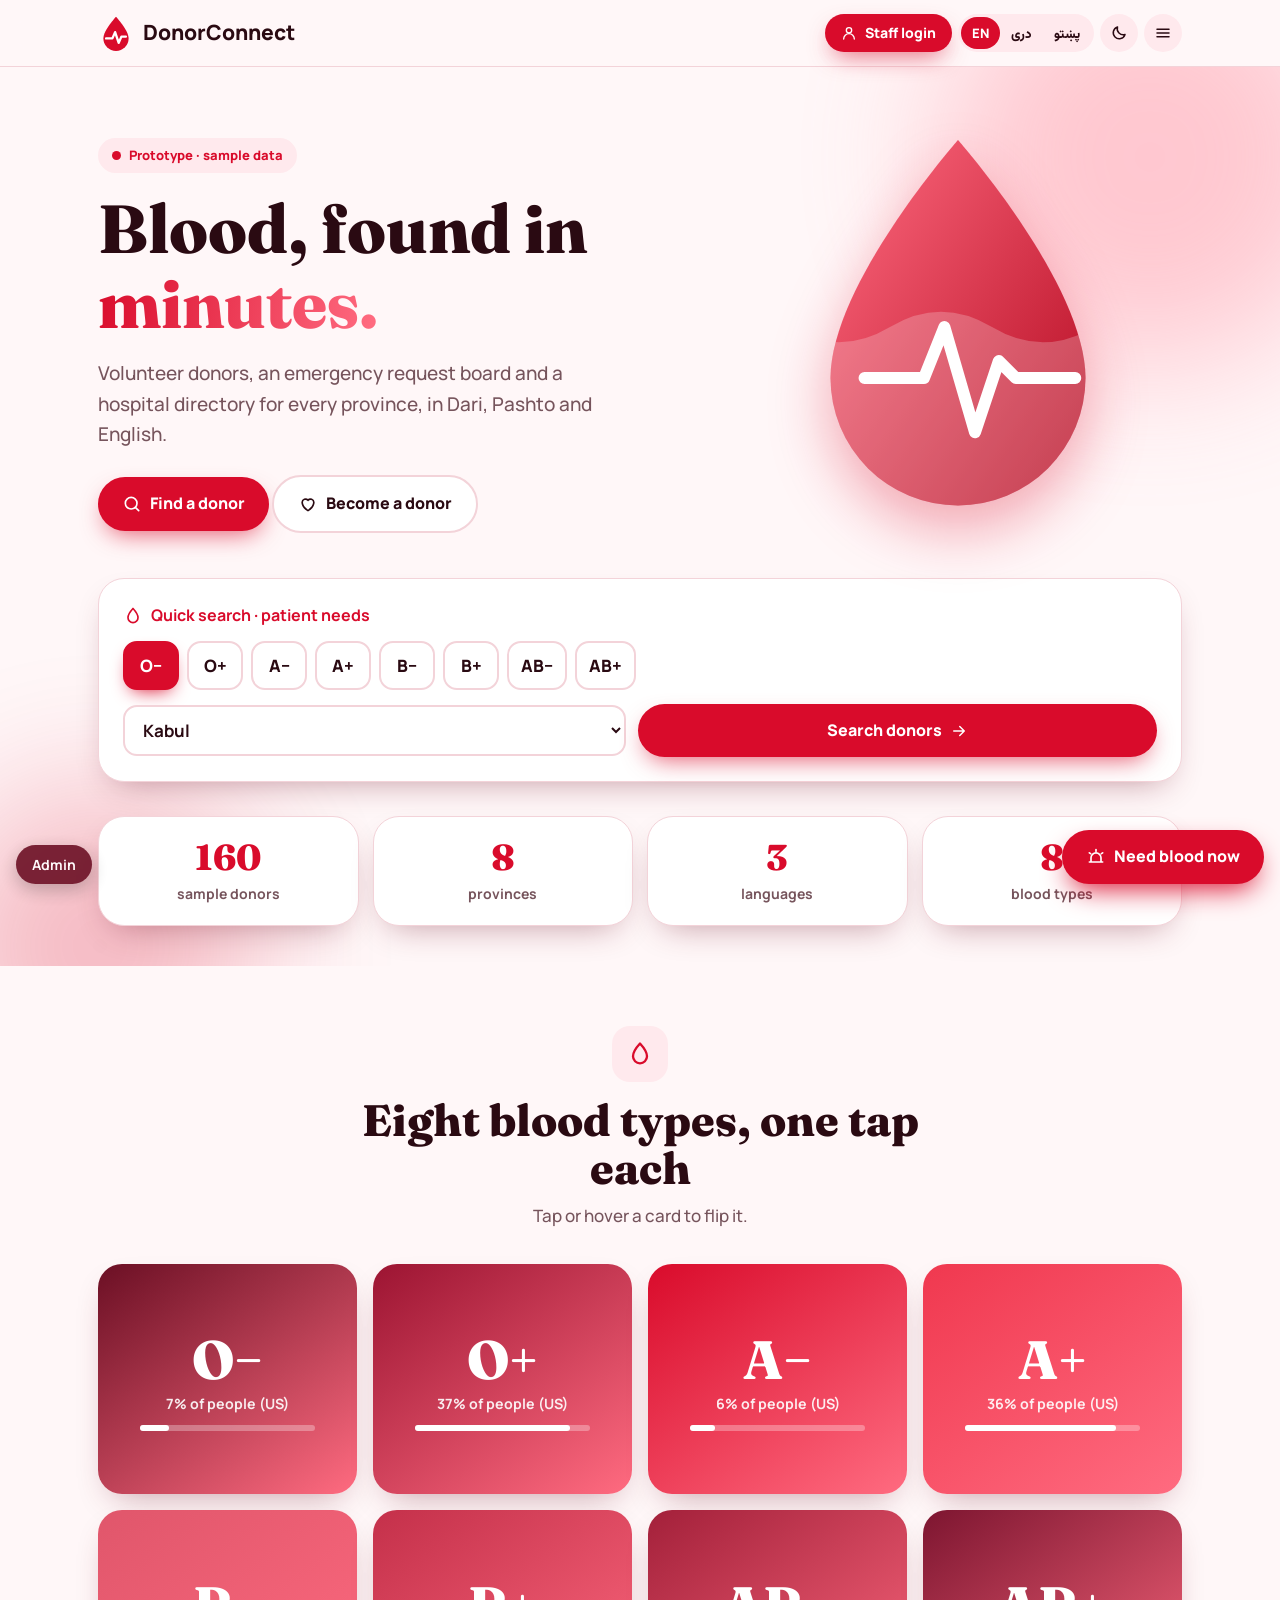
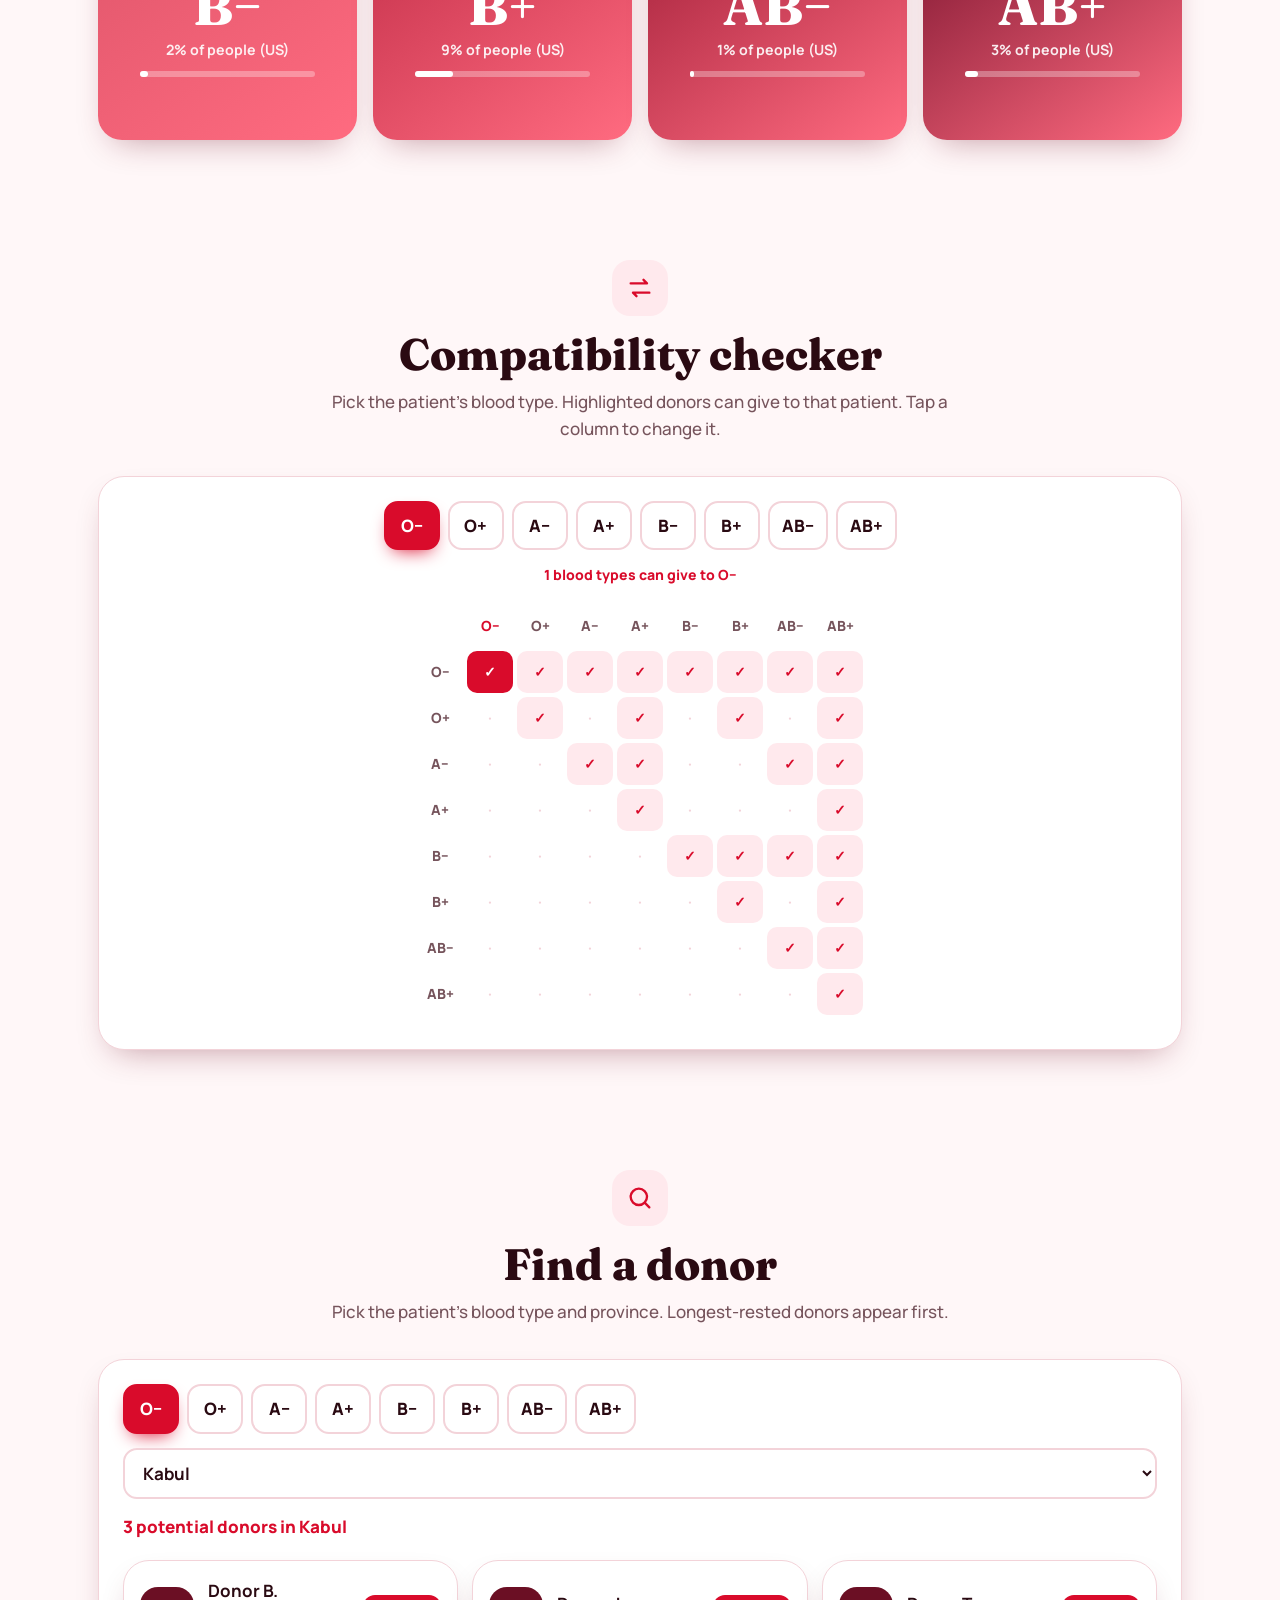
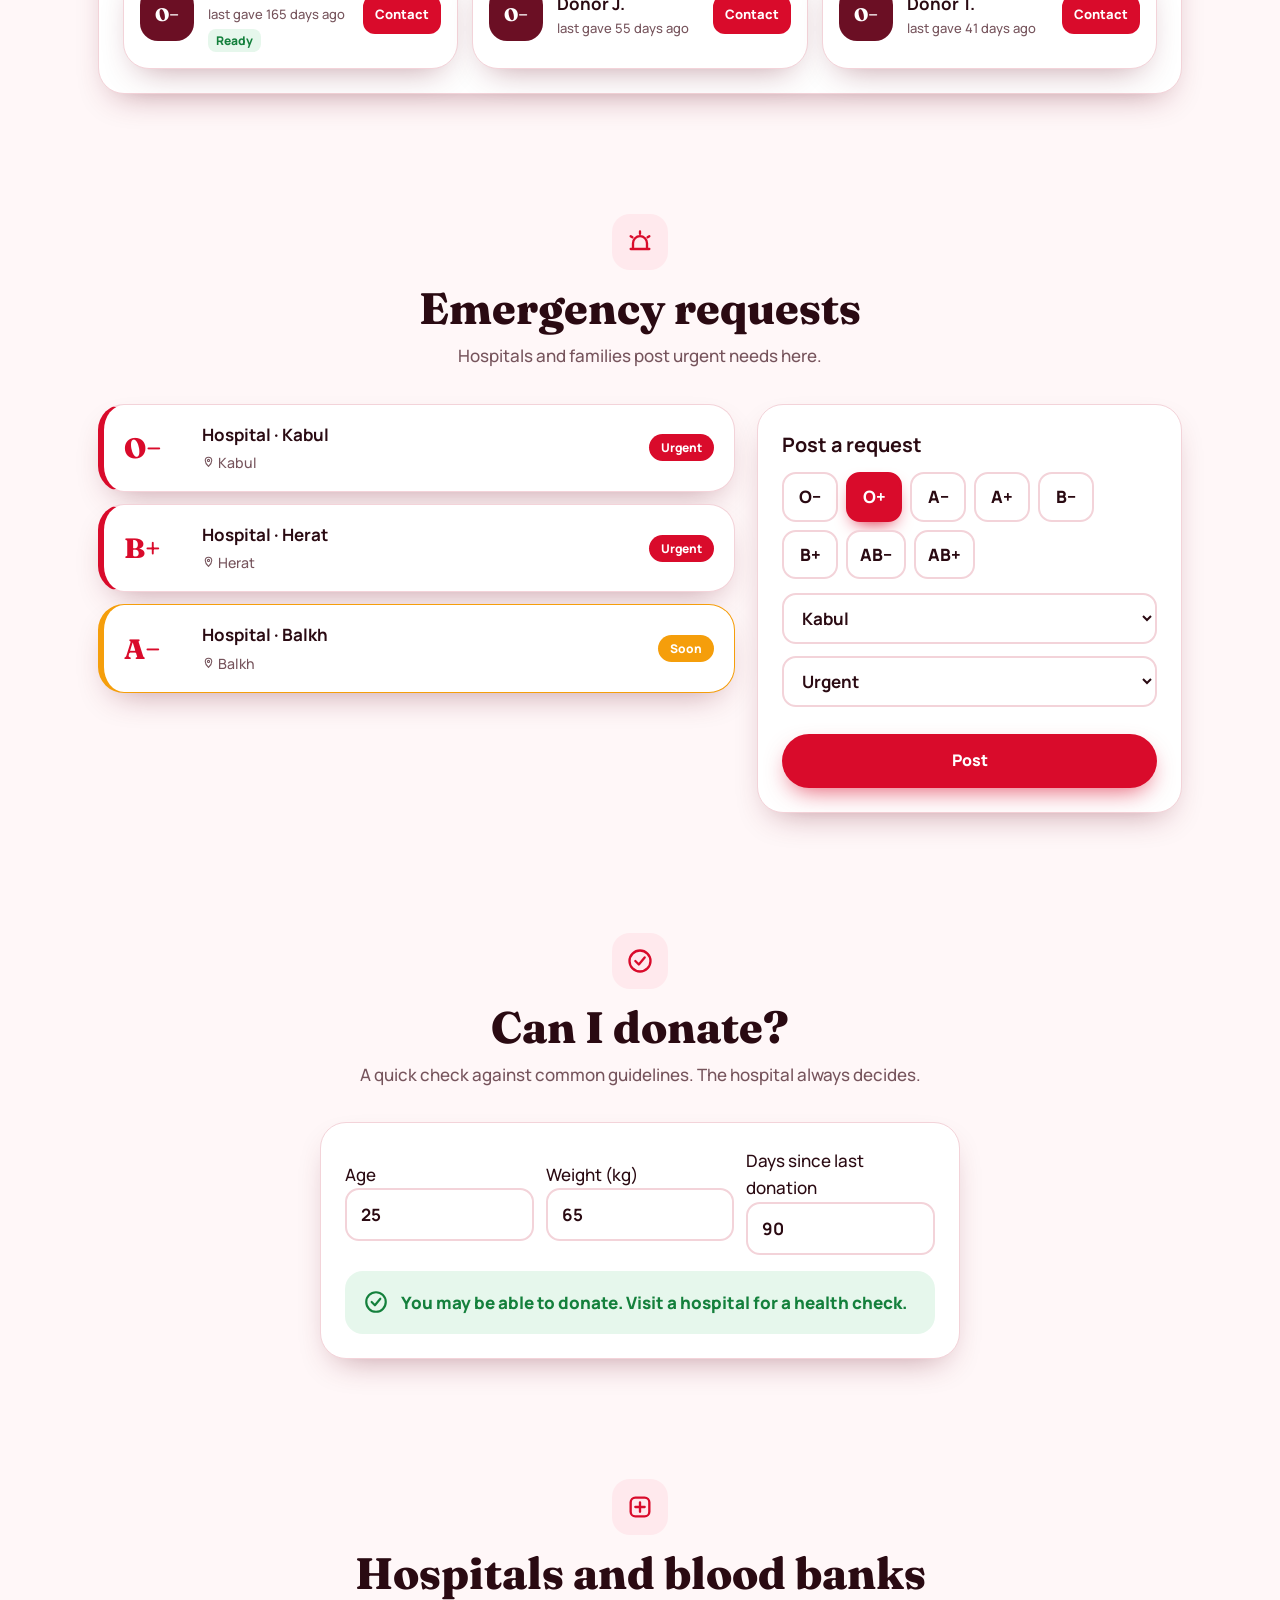
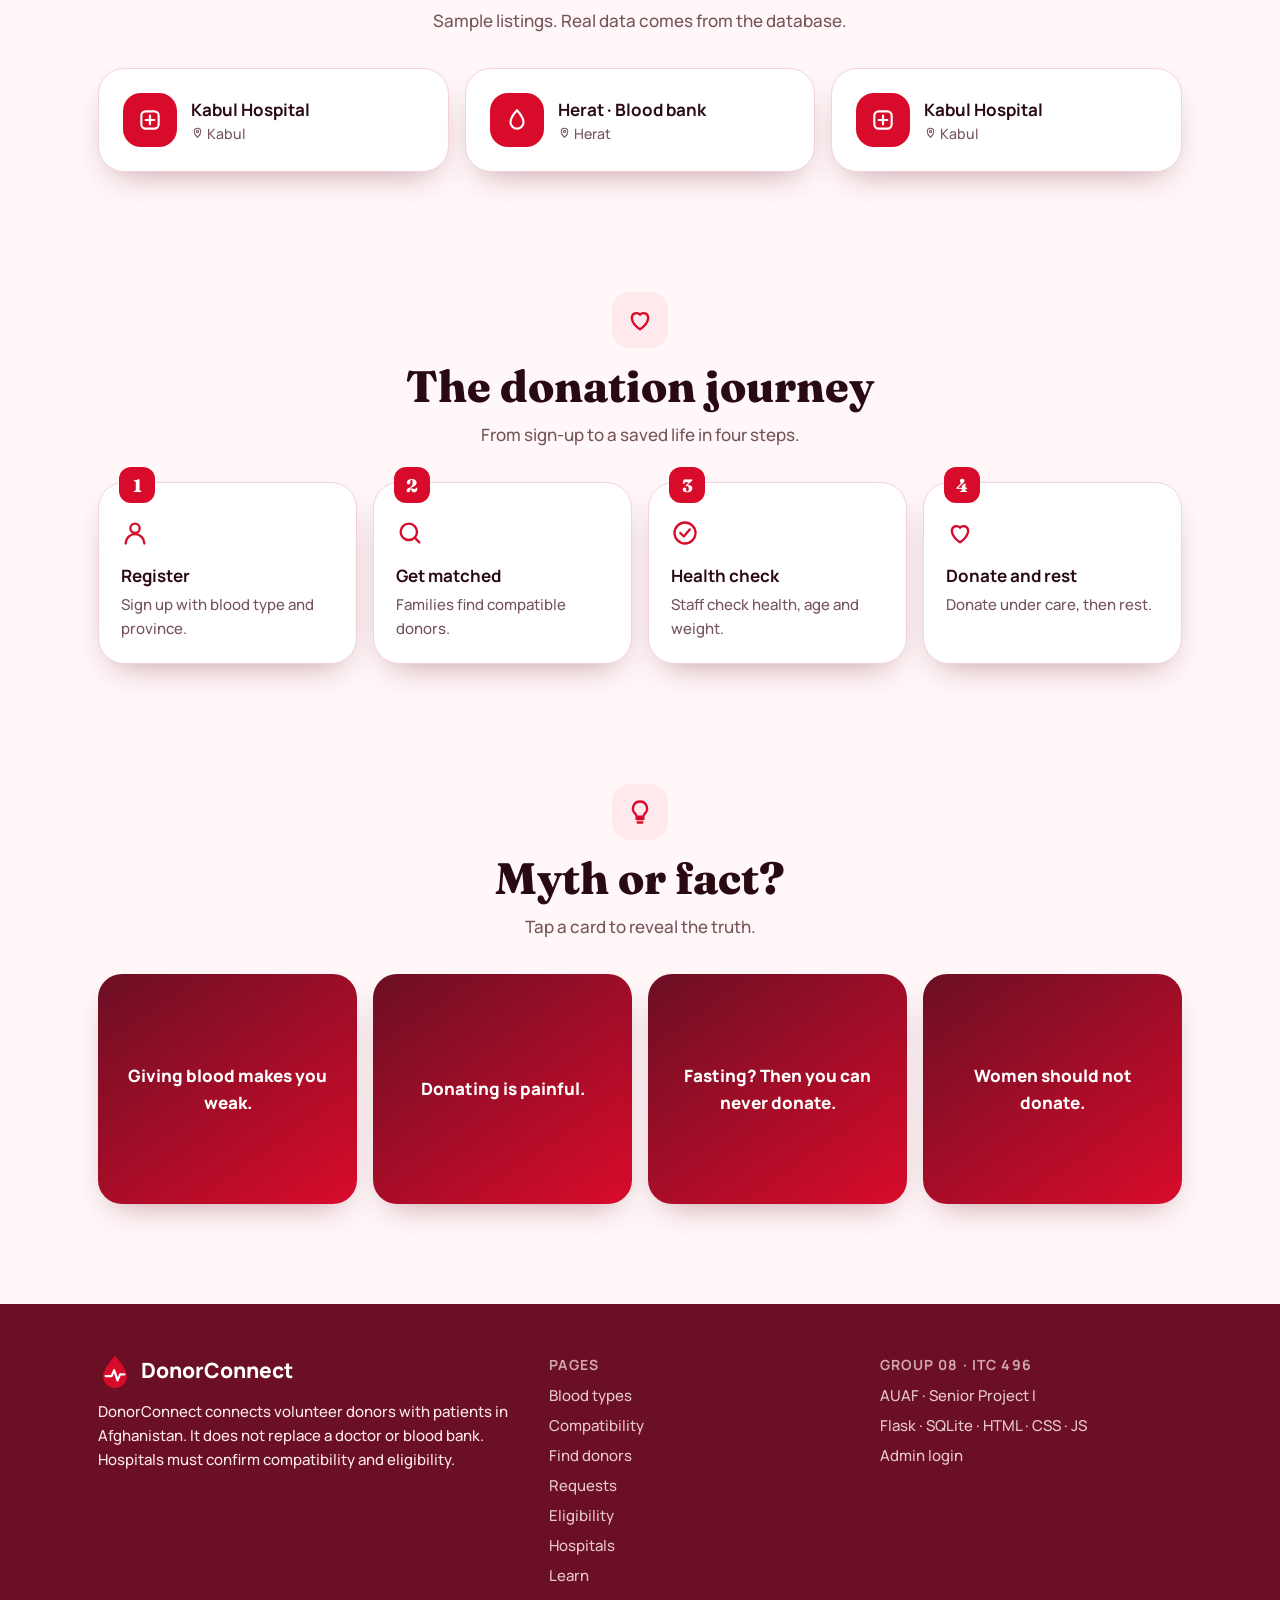
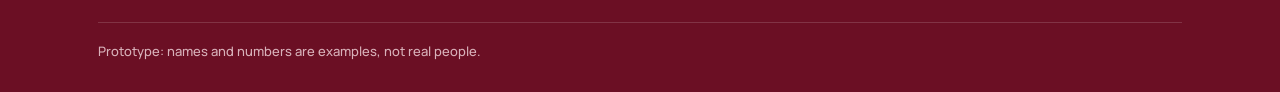
<file: static/index.html>
<!DOCTYPE html>
<html lang="en"><head><meta charset="utf-8"/>
<meta name="viewport" content="width=device-width,initial-scale=1,viewport-fit=cover"/>
<title>DonorConnect – Find a blood donor fast</title>
<link rel="icon" href="favicon.svg"/>
<link href="https://fonts.googleapis.com/css2?family=Fraunces:wght@600;800&family=Manrope:wght@500;700;800&family=Vazirmatn:wght@400;700&display=swap" rel="stylesheet"/>
<link rel="stylesheet" href="styles.css"/></head>
<body><div id="app"></div><script src="app.js"></script></body></html>
</file>
<file: static/styles.css>
:root{--bg:#fff7f8;--card:#fff;--ink:#2a0a12;--mut:#76545c;--red:#d90b2b;--dk:#6b0f24;--line:#f3d3d9;--soft:#ffe9ed;--sh:0 14px 34px -16px rgba(107,15,36,.45)}
[data-theme=dark]{--bg:#150709;--card:#241019;--ink:#fde8ec;--mut:#c9a1aa;--line:#4a2430;--soft:#341520;--sh:0 14px 34px -16px #000}
*{box-sizing:border-box;margin:0}html{scroll-behavior:smooth;scroll-padding-top:84px}
body{font:500 17px/1.6 Manrope,Vazirmatn,sans-serif;background:var(--bg);color:var(--ink);overflow-x:hidden;transition:background .4s}
[dir=rtl] body,[dir=rtl] button,[dir=rtl] input,[dir=rtl] select{font-family:Vazirmatn,Manrope,sans-serif}
h1,h2{font-family:Fraunces,Vazirmatn,serif;line-height:1.1}svg{flex:none}
.w{max-width:1120px;margin:auto;padding:0 18px}
nav{position:sticky;top:0;z-index:30;background:color-mix(in srgb,var(--bg) 85%,transparent);backdrop-filter:blur(14px);border-bottom:1px solid var(--line);padding-top:env(safe-area-inset-top,0)}
nav .w{display:flex;align-items:center;gap:6px;height:66px}
.brand{display:flex;gap:9px;align-items:center;font-weight:800;font-size:21px;margin-inline-end:auto;color:var(--ink);text-decoration:none}
.links{display:flex;gap:2px}.links a{color:var(--ink);text-decoration:none;font-size:14px;font-weight:700;padding:8px 11px;border-radius:99px;display:flex;gap:6px;align-items:center}
.links a:hover{background:var(--soft);color:var(--red)}
.pill{display:flex;background:var(--soft);border-radius:99px;padding:3px}.pill button,.ib{border:0;background:none;color:var(--ink);font:inherit;font-size:13px;font-weight:800;padding:6px 11px;border-radius:99px;cursor:pointer}
.pill .on{background:var(--red);color:#fff}.ib{background:var(--soft);width:38px;height:38px;display:grid;place-items:center;padding:0}
.burger{display:none}
.hero{position:relative;padding:56px 0 40px;overflow:hidden}
.blob{position:absolute;border-radius:50%;filter:blur(70px);opacity:.45;animation:fl 9s ease-in-out infinite alternate;z-index:-1}
.b1{width:420px;height:420px;background:#ff8fa0;top:-120px;inset-inline-end:-80px}.b2{width:320px;height:320px;background:#d90b2b;bottom:-140px;inset-inline-start:-60px;opacity:.25;animation-delay:-4s}
@keyframes fl{to{transform:translate(30px,40px) scale(1.12)}}
.hg{display:grid;grid-template-columns:1.15fr .85fr;gap:30px;align-items:center}
.tag{display:inline-flex;gap:8px;align-items:center;background:var(--soft);color:var(--red);font-weight:800;font-size:13px;padding:7px 14px;border-radius:99px;margin-bottom:18px}
.tag i{width:9px;height:9px;border-radius:50%;background:var(--red);animation:pu 1.4s infinite}
@keyframes pu{50%{box-shadow:0 0 0 8px rgba(217,11,43,0);transform:scale(1.3)}0%{box-shadow:0 0 0 0 rgba(217,11,43,.6)}}
h1{font-size:clamp(38px,6vw,68px);font-weight:800}h1 em{font-style:normal;background:linear-gradient(100deg,#d90b2b,#ff6b80,#d90b2b);background-size:200%;-webkit-background-clip:text;background-clip:text;color:transparent;animation:sh 5s linear infinite}
@keyframes sh{to{background-position:200%}}
.sub{color:var(--mut);font-size:19px;margin:18px 0 26px;max-width:520px}
.btn{display:inline-flex;gap:8px;align-items:center;border:0;cursor:pointer;font:inherit;font-weight:800;font-size:16px;padding:14px 24px;border-radius:99px;text-decoration:none;transition:.25s}
.p{background:var(--red);color:#fff;box-shadow:0 10px 24px -8px rgba(217,11,43,.7)}.p:hover{transform:translateY(-3px);background:var(--dk)}
.g{background:var(--card);color:var(--ink);border:2px solid var(--line)}.g:hover{border-color:var(--red);color:var(--red)}
.art{display:grid;place-items:center;position:relative}.art svg{width:min(340px,80%);filter:drop-shadow(0 24px 30px rgba(217,11,43,.35));animation:bob 4s ease-in-out infinite}
@keyframes bob{50%{transform:translateY(-14px)}}.ring{position:absolute;width:300px;height:300px;border:2px solid var(--red);border-radius:50%;opacity:0;animation:rg 3.5s infinite}.ring+.ring{animation-delay:1.7s}
@keyframes rg{from{transform:scale(.6);opacity:.5}to{transform:scale(1.4);opacity:0}}
.ecg{stroke-dasharray:260;animation:ec 2.4s linear infinite}@keyframes ec{from{stroke-dashoffset:260}to{stroke-dashoffset:-260}}
.wave{animation:wv 3s linear infinite}@keyframes wv{to{transform:translateX(-60px)}}
.card{background:var(--card);border:1px solid var(--line);border-radius:26px;padding:24px;box-shadow:var(--sh)}
.quick{margin-top:30px}.quick h3{font-size:16px;margin-bottom:12px;display:flex;gap:8px;align-items:center;color:var(--red)}
.chips{display:flex;flex-wrap:wrap;gap:8px;margin-bottom:14px}.chips button{border:2px solid var(--line);background:var(--card);color:var(--ink);font:inherit;font-weight:800;border-radius:14px;min-width:56px;padding:9px 12px;cursor:pointer;transition:.2s}
.chips button:hover{transform:translateY(-3px);border-color:var(--red)}.chips .on{background:var(--red);border-color:var(--red);color:#fff;box-shadow:0 8px 18px -8px var(--red)}
select,input{font:inherit;font-weight:700;background:var(--card);color:var(--ink);border:2px solid var(--line);border-radius:14px;padding:11px 14px;width:100%}
.row{display:flex;gap:12px;flex-wrap:wrap;align-items:center}.row>*{flex:1;min-width:140px}
.stats{display:grid;grid-template-columns:repeat(4,1fr);gap:14px;margin-top:34px}.stat{text-align:center;padding:18px}.stat b{display:block;font:800 36px Fraunces,serif;color:var(--red)}.stat span{color:var(--mut);font-size:14px;font-weight:700}
section{padding:60px 0}.head{text-align:center;max-width:640px;margin:0 auto 34px}.head .ico{width:56px;height:56px;border-radius:18px;background:var(--soft);color:var(--red);display:grid;place-items:center;margin:0 auto 14px}
h2{font-size:clamp(30px,4.5vw,44px);font-weight:800}.head p{color:var(--mut);margin-top:10px}
.grid4{display:grid;grid-template-columns:repeat(4,1fr);gap:16px}.grid3{display:grid;grid-template-columns:repeat(3,1fr);gap:16px}
.flip{perspective:1000px;height:230px;cursor:pointer;-webkit-tap-highlight-color:transparent}.fi{position:relative;height:100%;transition:transform .7s cubic-bezier(.4,.2,.2,1);transform-style:preserve-3d}.flip.on .fi,.flip:hover .fi{transform:rotateY(180deg)}
.fa,.fb{position:absolute;inset:0;backface-visibility:hidden;-webkit-backface-visibility:hidden;border-radius:24px;padding:20px;display:flex;flex-direction:column;justify-content:center;align-items:center;text-align:center;box-shadow:var(--sh)}
.fa{color:#fff}.fa b{font:800 54px Fraunces,serif}.fa small{opacity:.9;font-weight:700}.fb{transform:rotateY(180deg);background:var(--card);border:2px solid var(--line);font-size:13px;gap:6px}
.mini{display:flex;flex-wrap:wrap;gap:4px;justify-content:center}.mini span{background:var(--soft);color:var(--red);font-weight:800;border-radius:8px;padding:2px 8px}.fb h4{font-size:12px;color:var(--mut);text-transform:uppercase;letter-spacing:.06em}
.bar{width:80%;height:6px;background:rgba(255,255,255,.3);border-radius:9px;margin-top:10px}.bar i{display:block;height:100%;background:#fff;border-radius:9px}
table{border-collapse:separate;border-spacing:4px;margin:auto;min-width:420px}th,td{width:46px;height:42px;text-align:center;font-weight:800;border-radius:10px;font-size:14px}th{cursor:pointer;color:var(--mut)}th.hl{color:var(--red)}
td.y{background:var(--soft);color:var(--red)}td.hl.y{background:var(--red);color:#fff}td.n{color:var(--line)}
.scroll{overflow-x:auto;padding-bottom:6px}.legend{text-align:center;color:var(--mut);font-size:14px;margin-top:10px}
.res{display:grid;grid-template-columns:repeat(auto-fill,minmax(250px,1fr));gap:14px;margin-top:20px}
.don{display:flex;gap:14px;align-items:center;padding:16px}.av{width:54px;height:54px;border-radius:18px;display:grid;place-items:center;color:#fff;font:800 18px Fraunces,serif}
.don small{color:var(--mut);display:block;font-size:13px}.don button{margin-inline-start:auto;border:0;background:var(--red);color:#fff;font:inherit;font-weight:800;font-size:13px;border-radius:12px;padding:9px 12px;cursor:pointer}
.badge{display:inline-block;font-size:12px;font-weight:800;border-radius:8px;padding:2px 8px;background:#e6f7ec;color:#14803c}
.req{display:flex;gap:16px;align-items:center;padding:16px 20px;margin-bottom:12px;border-inline-start:6px solid var(--red)}.req.s{border-color:#f59e0b}.req .t{font:800 28px Fraunces,serif;color:var(--red);min-width:62px}.req p{font-weight:700}.req small{color:var(--mut)}
.u{margin-inline-start:auto;font-size:12px;font-weight:800;background:var(--red);color:#fff;border-radius:99px;padding:4px 12px;white-space:nowrap}.s .u{background:#f59e0b}
.two{display:grid;grid-template-columns:1.2fr .8fr;gap:22px;align-items:start}
.ans{margin-top:16px;padding:18px;border-radius:18px;font-weight:800;display:flex;gap:12px;align-items:center}.okk{background:#e6f7ec;color:#14803c}.bad{background:#fff1d6;color:#a35a00}
.steps{counter-reset:s;display:grid;grid-template-columns:repeat(4,1fr);gap:16px}.step{position:relative;padding:22px;padding-top:36px}.step:before{counter-increment:s;content:counter(s);position:absolute;top:-16px;inset-inline-start:20px;width:36px;height:36px;border-radius:12px;background:var(--red);color:#fff;font:800 18px Fraunces,serif;display:grid;place-items:center}
.step svg{color:var(--red);margin-bottom:8px}.step h4{margin-bottom:4px}.step p{color:var(--mut);font-size:15px}
.myth .fa{background:linear-gradient(145deg,#6b0f24,#d90b2b);font-size:17px;font-weight:800}.myth .fb{font-size:15px;font-weight:700}.myth .fb em{font-style:normal;color:#14803c;font-weight:800}
footer{background:var(--dk);color:#fde8ec;margin-top:40px;padding:50px 0 30px;font-size:15px}footer .fg{display:grid;grid-template-columns:1.4fr 1fr 1fr;gap:28px}footer a{color:#fde8ec;display:block;text-decoration:none;margin:6px 0;opacity:.85}footer a:hover{opacity:1}footer h5{font-size:14px;margin-bottom:8px;opacity:.7;text-transform:uppercase;letter-spacing:.08em}
.fine{border-top:1px solid rgba(255,255,255,.2);margin-top:28px;padding-top:18px;opacity:.75;font-size:13px}
.rv{opacity:0;transform:translateY(26px);transition:.7s}.rv.in{opacity:1;transform:none}
.sos{position:fixed;inset-inline-end:16px;bottom:calc(16px + env(safe-area-inset-bottom,0));z-index:40;box-shadow:0 12px 28px -8px #d90b2b}
@media(max-width:1360px){.links{display:none;position:absolute;top:66px;inset-inline:0;background:var(--bg);flex-direction:column;padding:12px;border-bottom:1px solid var(--line)}.links.open{display:flex}.burger{display:grid}}
@media(max-width:860px){.hg,.two,footer .fg{grid-template-columns:1fr}.grid4,.steps{grid-template-columns:repeat(2,1fr)}.grid3{grid-template-columns:1fr}.links{display:none;position:absolute;top:66px;inset-inline:0;background:var(--bg);flex-direction:column;padding:12px;border-bottom:1px solid var(--line)}.links.open{display:flex}.burger{display:grid}.stats{grid-template-columns:repeat(2,1fr)}.art{order:-1}.art svg{width:200px}.fa b{font-size:44px}}
@media(max-width:600px){
  body{font-size:16px}
  .w{padding-inline:14px}
  nav .w{gap:5px;height:60px}
  .brand{font-size:17px;gap:6px}
  .brand svg{width:30px;height:30px}
  .links{top:60px}
  .pill button{font-size:12px;padding:5px 7px}
  .ib{width:34px;height:34px}
  .stf{padding:7px 9px;font-size:12px}
  .hero{padding:34px 0 28px}
  .hg{gap:20px}
  .art svg{width:170px}
  .ring{width:220px;height:220px}
  .sub{font-size:16px;margin:14px 0 20px}
  .btn{font-size:14px;padding:11px 16px}
  .quick{padding:18px}
  .row{gap:9px}
  .row>*{min-width:0}
  section{padding:44px 0}
  .head{margin-bottom:26px}
  .grid4,.steps{grid-template-columns:repeat(2,minmax(0,1fr));gap:10px}
  .grid3{grid-template-columns:minmax(0,1fr);gap:10px}
  .card{padding:18px;border-radius:20px}
  .flip{height:205px}
  .fa,.fb{padding:14px;border-radius:20px}
  .fa b{font-size:38px}
  .stats{gap:9px;margin-top:22px}
  .stat{padding:13px 8px}
  .stat b{font-size:29px}
  .stat span{font-size:12px}
  .req{gap:9px;padding:13px;flex-wrap:wrap}
  .req .t{font-size:24px;min-width:50px}
  .u{margin-inline-start:auto}
  footer{padding:36px 0 26px}
  .adm-fab{bottom:calc(12px + env(safe-area-inset-bottom,0));padding:8px 13px}
  .sos{inset-inline-end:12px;bottom:calc(12px + env(safe-area-inset-bottom,0));padding:9px 13px}
}
@media(max-width:420px){
  .w{padding-inline:12px}
  nav .w{gap:4px}
  .stf{display:none}
  .pill button{padding-inline:6px}
  .grid4,.steps{grid-template-columns:minmax(0,1fr)}
  .flip{height:190px}
  .row>*{flex-basis:100%}
  .don{gap:10px;padding:13px}
  .av{width:44px;height:44px}
  .don button{padding:8px;font-size:12px}
  .sos{font-size:13px}
}
@media(max-width:360px){
  .brand{font-size:0;gap:0}
  .pill button{font-size:11px;padding-inline:5px}
}
@media(prefers-reduced-motion:reduce){*{animation:none!important;transition:none!important}}

.adm-fab{position:fixed;left:16px;bottom:16px;z-index:50;background:var(--dk);color:#fff;padding:10px 16px;border-radius:999px;font:700 14px Manrope,sans-serif;text-decoration:none;box-shadow:0 6px 18px rgba(0,0,0,.25);opacity:.9}.adm-fab:hover{opacity:1}

.stf{padding:8px 16px;font-size:14px;white-space:nowrap}@media(max-width:520px){.stf{padding:7px 11px;font-size:13px}}
</file>
